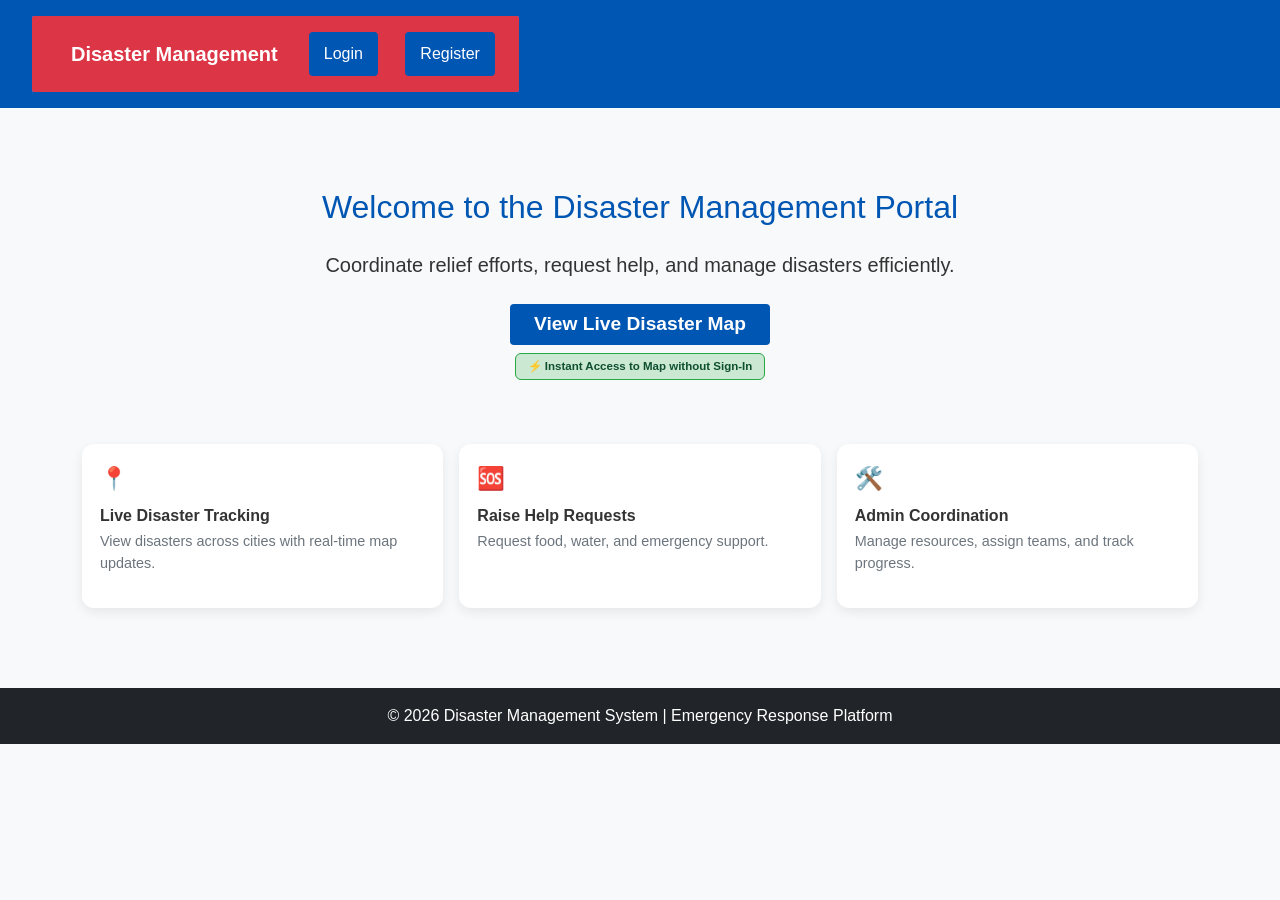
<file: src/main/webapp/index.html>
<!DOCTYPE html>
<html lang="en">

<head>
    <link href="https://cdn.jsdelivr.net/npm/bootstrap@5.3.2/dist/css/bootstrap.min.css" rel="stylesheet">
    <meta charset="UTF-8">
    <meta name="viewport" content="width=device-width, initial-scale=1.0">
    <title>Disaster Management</title>
    <link rel="stylesheet" href="css/style.css">

    <style>
        .navbar-inner {
            background-color: #dc3545;
            border-radius: 2px;
        }

        .map-btn:hover .instant-pill {
            background-color: rgba(40, 167, 69, 0.15);
            box-shadow: 0 0 8px rgba(40, 167, 69, 0.25);
        }

        .mini-feature {
            background: white;
            border-radius: 12px;
            padding: 18px;
            box-shadow: 0 4px 12px rgba(0, 0, 0, 0.08);
            height: 100%;
            transition: all 0.35s ease;
            text-align: left;
        }

        .mini-feature:hover {
            transform: translateY(-4px);
            box-shadow: 0 10px 22px rgba(0, 0, 0, 0.14);
        }

        .feature-icon {
            font-size: 1.4rem;
            margin-bottom: 10px;
        }

        .mini-feature h6 {
            font-weight: 600;
            margin-bottom: 6px;
        }

        .mini-feature .short-text {
            font-size: 0.9rem;
            color: #6c757d;
        }

        .mini-feature .hover-text {
            font-size: 0.88rem;
            color: #495057;
            margin-top: 10px;
            opacity: 0;
            max-height: 0;
            transform: translateY(8px);
            transition: 0.35s;
        }

        .mini-feature:hover .hover-text {
            opacity: 1;
            max-height: 120px;
            transform: translateY(0);
        }

        /* Button hover polish */
        .btn-outline-light:hover,
        .btn-light:hover {
            transform: translateY(-1px);
            transition: 0.2s;
        }

        .map-btn {
            transition: all 0.25s ease;
            font-size: 0.95rem;
        }

        .map-btn:hover {
            transform: translateY(-2px);
            box-shadow: 0 8px 18px rgba(0, 0, 0, 0.12);
        }

        .map-title {
            font-size: 1.2rem;
            font-weight: 600;
            line-height: 1.2;
        }

        .instant-pill {
            font-size: 0.72rem;
            padding: 4px 12px;
            border-radius: 6px;
            border: 1.5px solid #28a745;
            background-color: rgba(40, 167, 69, 0.22);
            color: #0f4f31;
            font-weight: 600;
            transition: all 0.3s ease;
        }

        .instant-pill:hover {
            background-color: rgba(40, 167, 69, 0.3);
            box-shadow: 0 0 8px rgba(40, 167, 69, 0.18);
        }
    </style>
</head>

<body class="bg-light">

    <!-- NAVBAR -->
    <header>
        <nav class="navbar navbar-expand-lg navbar-dark bg-primary p-0">
            <div class="navbar-inner w-100 d-flex justify-content-between align-items-center px-4 py-3">

                <a class="navbar-brand mb-0" href="#">Disaster Management</a>

                <div>
                    <a class="btn btn-outline-light me-2" href="login.html">Login</a>
                    <a class="btn btn-light" href="register.html">Register</a>
                </div>

            </div>
        </nav>
    </header>

    <!-- MAIN -->
    <main class="container text-center mt-5">

        <h2 class="mb-4">Welcome to the Disaster Management Portal</h2>

        <p class="lead">
            Coordinate relief efforts, request help, and manage disasters efficiently.
        </p>

        <!-- MAP BUTTON -->
        <div class="mt-4 d-flex flex-column align-items-center">
            <a href="disaster_map.html" class="btn btn-primary map-btn px-4 py-2">
                <span class="map-title">View Live Disaster Map</span>
            </a>

            <span class="instant-pill mt-2">
                ⚡ Instant Access to Map without Sign-In
            </span>
        </div>

        <!-- FEATURES -->
        <div class="row mt-5 g-3">

            <div class="col-md-4">
                <div class="mini-feature">
                    <div class="feature-icon">📍</div>
                    <h6>Live Disaster Tracking</h6>
                    <p class="short-text">View disasters across cities with real-time map updates.</p>
                    <div class="hover-text">
                        Monitor locations, severity levels, and disaster details directly from the live map.
                    </div>
                </div>
            </div>

            <div class="col-md-4">
                <div class="mini-feature">
                    <div class="feature-icon">🆘</div>
                    <h6>Raise Help Requests</h6>
                    <p class="short-text">Request food, water, and emergency support.</p>
                    <div class="hover-text">
                        Submit help requests and track response status efficiently.
                    </div>
                </div>
            </div>

            <div class="col-md-4">
                <div class="mini-feature">
                    <div class="feature-icon">🛠️</div>
                    <h6>Admin Coordination</h6>
                    <p class="short-text">Manage resources, assign teams, and track progress.</p>
                    <div class="hover-text">
                        Admin dashboard supports full disaster and response management.
                    </div>
                </div>
            </div>

        </div>

    </main>

    <!-- FOOTER -->
    <footer class="bg-dark text-white text-center mt-5 p-3">
        <p class="mb-0">© 2026 Disaster Management System | Emergency Response Platform</p>
    </footer>

</body>

</html>
</file>
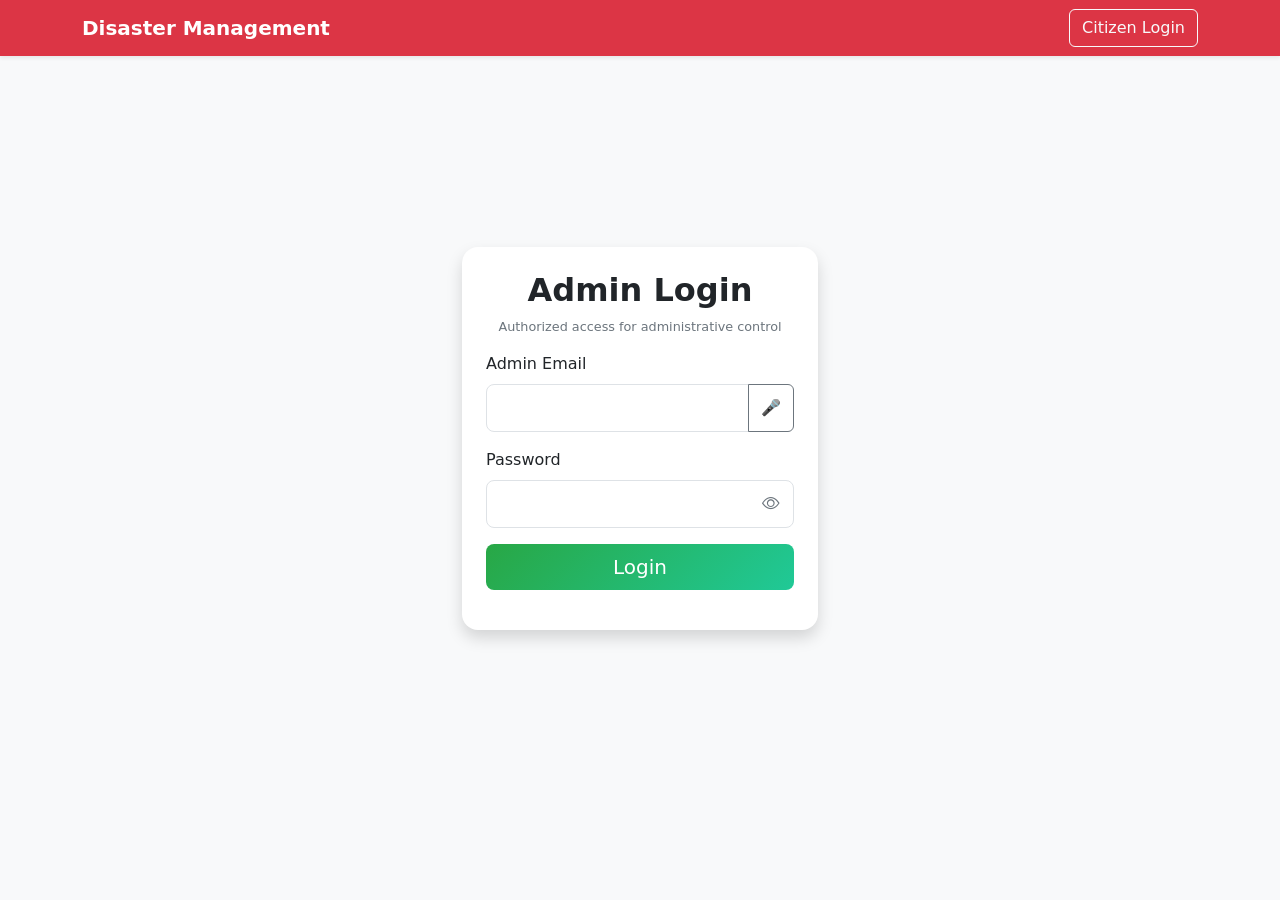
<file: src/main/webapp/admin_login.html>
<!DOCTYPE html>
<html lang="en">

<head>
    <meta charset="UTF-8">
    <title>Admin Login - Disaster Management</title>
    <meta name="viewport" content="width=device-width, initial-scale=1">
    <link href="https://cdn.jsdelivr.net/npm/bootstrap@5.3.2/dist/css/bootstrap.min.css" rel="stylesheet">
    <link rel="stylesheet" href="https://cdn.jsdelivr.net/npm/bootstrap-icons@1.11.3/font/bootstrap-icons.css">

    <style>
        body {
            background: #f8f9fa;
        }

        .card {
            transition: all 0.3s ease;
        }

        .card:hover {
            transform: translateY(-3px);
            box-shadow: 0 12px 25px rgba(0, 0, 0, 0.15);
        }

        .form-control:focus {
            box-shadow: 0 0 0 0.15rem rgba(13, 110, 253, 0.25);
            border-color: #0d6efd;
        }

        .input-group button {
            transition: all 0.25s ease;
        }

        .input-group button:hover {
            background-color: #e9ecef;
            transform: scale(1.05);
        }

        .subtle-note {
            font-size: 0.8rem;
            color: #6c757d;
        }

        .admin-btn {
            background: linear-gradient(135deg, #28a745, #20c997);
            border: none;
            transition: all 0.3s ease;
        }

        .admin-btn:hover {
            transform: translateY(-2px);
            box-shadow: 0 8px 18px rgba(40, 167, 69, 0.4);
            background: linear-gradient(135deg, #218838, #1bbf9a);
        }

        .map-link-btn {
            border-radius: 6px;
            transition: all 0.3s ease;
        }

        .map-link-btn:hover {
            background-color: #ffffff;
            color: #000000;
            border-color: #ffffff;
            transform: translateY(-1px);
        }

        .password-wrapper {
            position: relative;
        }

        .password-wrapper .form-control {
            padding-right: 3rem;
        }

        .password-eye {
            position: absolute;
            top: 50%;
            right: 14px;
            transform: translateY(-50%);
            cursor: pointer;
            color: #6c757d;
            font-size: 1.1rem;
            z-index: 5;
            transition: color 0.2s ease, transform 0.15s ease;
        }

        .password-eye:hover {
            color: #198754;
        }

        .password-eye:active {
            transform: translateY(-50%) scale(0.9);
        }

        .caps-warning {
            opacity: 0;
            visibility: hidden;
            max-height: 0;
            overflow: hidden;
            font-size: 0.8rem;
            color: #dc3545;
            margin-top: 0;
            transform: translateY(-4px);
            transition: opacity 0.25s ease, transform 0.25s ease, max-height 0.25s ease, margin-top 0.25s ease, visibility 0.25s ease;
        }

        .caps-warning.show {
            opacity: 1;
            visibility: visible;
            max-height: 30px;
            margin-top: 4px;
            transform: translateY(0);
        }

        .caps-warning i {
            font-size: 0.85rem;
            vertical-align: middle;
        }
    </style>
</head>

<body>

    <nav class="navbar navbar-expand-lg navbar-dark bg-danger shadow-sm">
        <div class="container">
            <a class="navbar-brand fw-bold" href="index.html">Disaster Management</a>
            <a class="btn btn-outline-light map-link-btn" href="login.html">
                Citizen Login
            </a>
        </div>
    </nav>

    <div class="container">
        <div class="row justify-content-center align-items-center" style="min-height: 85vh;">
            <div class="col-md-6 col-lg-4">
                <div class="card shadow border-0 rounded-4">
                    <div class="card-body p-4">
                        <h2 class="text-center mb-2 fw-bold">Admin Login</h2>
                        <p class="text-center subtle-note mb-3">
                            Authorized access for administrative control
                        </p>

                        <form id="adminLoginForm">
                            <div class="mb-3">
                                <label for="email" class="form-label">Admin Email</label>
                                <div class="input-group">
                                    <input type="email" id="email" class="form-control form-control-lg" required>
                                    <button type="button" class="btn btn-outline-secondary"
                                        onclick="startVoiceInput('email')">🎤</button>
                                </div>
                            </div>

                            <div class="mb-3">
                                <label for="password" class="form-label">Password</label>

                                <div class="password-wrapper">
                                    <input type="password" id="password" class="form-control form-control-lg"
                                        onkeyup="checkCapsLock(event,'capsAdmin')"
                                        onkeydown="checkCapsLock(event,'capsAdmin')"
                                        onblur="hideCapsWarning('capsAdmin')" required>

                                    <span class="password-eye" onmouseenter="handlePasswordHover('password',true)"
                                        onmouseleave="handlePasswordHover('password',false)"
                                        onclick="togglePasswordLock('password',this)">
                                        <i class="bi bi-eye"></i>
                                    </span>
                                </div>

                                <div id="capsAdmin" class="caps-warning">
                                    <i class="bi bi-exclamation-triangle-fill me-1"></i> Caps Lock is ON
                                </div>
                            </div>

                            <button type="submit" class="btn btn-success w-100 btn-lg admin-btn">
                                Login
                            </button>
                        </form>

                        <p id="msg" class="text-center mt-3 mb-0"></p>
                    </div>
                </div>
            </div>
        </div>
    </div>

    <script>
        const passwordLockState = {};

        function startVoiceInput(fieldId) {
            const SpeechRecognition = window.SpeechRecognition || window.webkitSpeechRecognition;

            if (!SpeechRecognition) {
                alert('Voice input is not supported in this browser. Please use Google Chrome.');
                return;
            }

            const recognition = new SpeechRecognition();
            recognition.lang = 'en-IN';
            recognition.interimResults = false;
            recognition.maxAlternatives = 1;
            recognition.start();

            recognition.onresult = function (event) {
                let transcript = event.results[0][0].transcript.trim();

                if (fieldId === 'email') {
                    transcript = transcript
                        .toLowerCase()
                        .replace(/\s+at\s+/g, '@')
                        .replace(/\s+dot\s+/g, '.')
                        .replace(/\s+/g, '');
                }

                const field = document.getElementById(fieldId);
                if (field) field.value = transcript;
            };

            recognition.onerror = function () {
                alert('Voice input failed. Please try again.');
            };
        }

        function handlePasswordHover(inputId, isHovering) {
            const input = document.getElementById(inputId);
            const isLocked = passwordLockState[inputId] || false;

            if (!isLocked) {
                input.type = isHovering ? 'text' : 'password';
            }
        }

        function togglePasswordLock(inputId, eyeElement) {
            const input = document.getElementById(inputId);
            const icon = eyeElement.querySelector('i');

            passwordLockState[inputId] = !passwordLockState[inputId];

            if (passwordLockState[inputId]) {
                input.type = 'text';
                icon.classList.remove('bi-eye');
                icon.classList.add('bi-eye-slash');
            } else {
                input.type = 'password';
                icon.classList.remove('bi-eye-slash');
                icon.classList.add('bi-eye');
            }
        }

        function checkCapsLock(event, warningId) {
            const warning = document.getElementById(warningId);

            if (event.getModifierState && event.getModifierState('CapsLock')) {
                warning.classList.add('show');
            } else {
                warning.classList.remove('show');
            }
        }

        function hideCapsWarning(warningId) {
            const warning = document.getElementById(warningId);
            warning.classList.remove('show');
        }

        document.getElementById('adminLoginForm').addEventListener('submit', function (e) {
            e.preventDefault();

            const email = document.getElementById('email').value;
            const password = document.getElementById('password').value;

            fetch('auth', {
                method: 'POST',
                headers: { 'Content-Type': 'application/x-www-form-urlencoded' },
                body: new URLSearchParams({
                    action: 'adminLogin',
                    email: email,
                    password: password
                })
            })
                .then(res => res.json())
                .then(data => {
                    const msg = document.getElementById('msg');

                    if (data.status === 'success') {
                        msg.innerText = data.message || 'Admin login successful!';
                        msg.className = 'text-center mt-3 mb-0 text-success';
                        setTimeout(() => {
                            window.location.href = data.redirect;
                        }, 1000);
                    } else {
                        msg.innerText = data.message || 'Invalid admin credentials!';
                        msg.className = 'text-center mt-3 mb-0 text-danger';
                    }
                })
                .catch(() => {
                    const msg = document.getElementById('msg');
                    msg.innerText = 'Server error.';
                    msg.className = 'text-center mt-3 mb-0 text-danger';
                });
        });
    </script>

</body>

</html>
</file>
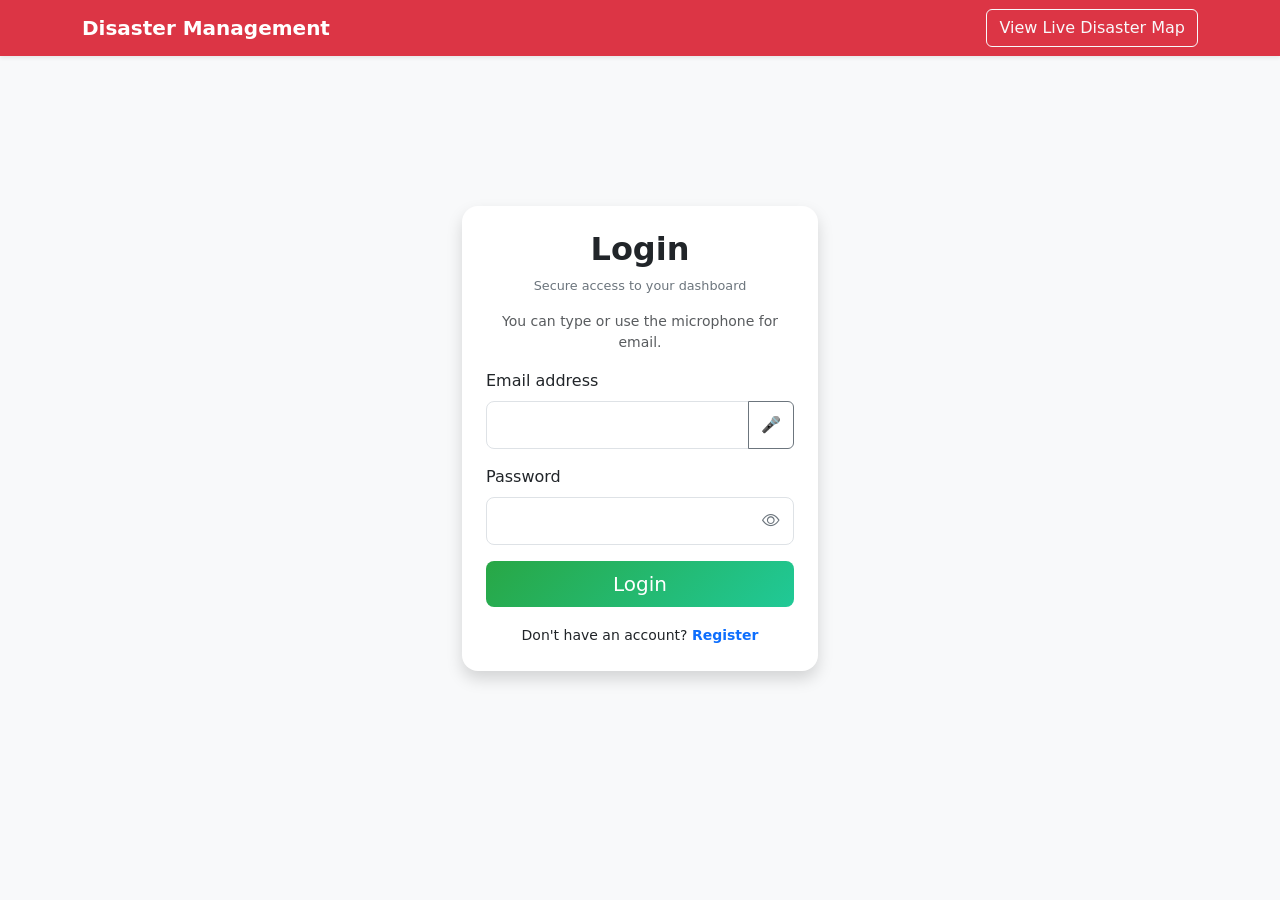
<file: src/main/webapp/login.html>
<!DOCTYPE html>
<html lang="en">

<head>
    <meta charset="UTF-8">
    <title>Login - Disaster Management</title>
    <meta name="viewport" content="width=device-width, initial-scale=1">
    <link href="https://cdn.jsdelivr.net/npm/bootstrap@5.3.2/dist/css/bootstrap.min.css" rel="stylesheet">
    <link rel="stylesheet" href="https://cdn.jsdelivr.net/npm/bootstrap-icons@1.11.3/font/bootstrap-icons.css">

    <style>
        body {
            background: #f8f9fa;
        }

        .navbar-custom {
            background: #dc3545;
        }

        .card {
            transition: all 0.3s ease;
        }

        .card:hover {
            transform: translateY(-3px);
            box-shadow: 0 12px 25px rgba(0, 0, 0, 0.15);
        }

        .form-control:focus {
            box-shadow: 0 0 0 0.15rem rgba(13, 110, 253, 0.25);
            border-color: #0d6efd;
        }

        .input-group button {
            transition: all 0.25s ease;
        }

        .input-group button:hover {
            background-color: #e9ecef;
            transform: scale(1.05);
        }

        .subtle-note {
            font-size: 0.8rem;
            color: #6c757d;
        }

        .login-btn {
            background: linear-gradient(135deg, #28a745, #20c997);
            border: none;
            transition: all 0.3s ease;
        }

        .login-btn:hover {
            transform: translateY(-2px);
            box-shadow: 0 8px 18px rgba(40, 167, 69, 0.4);
            background: linear-gradient(135deg, #218838, #1bbf9a);
        }

        .map-link-btn {
            border-radius: 6px;
            transition: all 0.3s ease;
        }

        .map-link-btn:hover {
            background-color: #ffffff;
            color: #000000;
            border-color: #ffffff;
            transform: translateY(-1px);
        }

        .password-wrapper {
            position: relative;
        }

        .password-wrapper .form-control {
            padding-right: 3rem;
        }

        .password-eye {
            position: absolute;
            top: 50%;
            right: 14px;
            transform: translateY(-50%);
            cursor: pointer;
            color: #6c757d;
            font-size: 1.1rem;
            z-index: 5;
            transition: color 0.2s ease, transform 0.15s ease;
            user-select: none;
        }

        .password-eye:hover {
            color: #198754;
        }

        .password-eye:active {
            transform: translateY(-50%) scale(0.9);
        }

        .caps-warning {
            opacity: 0;
            visibility: hidden;
            max-height: 0;
            overflow: hidden;
            font-size: 0.8rem;
            color: #dc3545;
            margin-top: 0;
            transform: translateY(-4px);
            transition: opacity 0.25s ease, transform 0.25s ease, max-height 0.25s ease, margin-top 0.25s ease, visibility 0.25s ease;
        }

        .caps-warning.show {
            opacity: 1;
            visibility: visible;
            max-height: 30px;
            margin-top: 4px;
            transform: translateY(0);
        }

        .caps-warning i {
            font-size: 0.85rem;
            vertical-align: middle;
        }
    </style>
</head>

<body>

    <nav class="navbar navbar-expand-lg navbar-dark navbar-custom shadow-sm">
        <div class="container">
            <a class="navbar-brand fw-bold" href="index.html">Disaster Management</a>
            <a class="btn btn-outline-light map-link-btn" href="disaster_map.html">
                View Live Disaster Map
            </a>
        </div>
    </nav>

    <div class="container">
        <div class="row justify-content-center align-items-center" style="min-height: 85vh;">
            <div class="col-md-6 col-lg-4">
                <div class="card shadow border-0 rounded-4">
                    <div class="card-body p-4">
                        <h2 class="text-center mb-2 fw-bold">Login</h2>
                        <p class="text-center subtle-note mb-3">
                            Secure access to your dashboard
                        </p>

                        <p class="text-muted small text-center">
                            You can type or use the microphone for email.
                        </p>

                        <form id="loginForm">
                            <div class="mb-3">
                                <label for="email" class="form-label">Email address</label>
                                <div class="input-group">
                                    <input type="email" id="email" class="form-control form-control-lg" required>
                                    <button type="button" class="btn btn-outline-secondary"
                                        onclick="startVoiceInput('email')">🎤</button>
                                </div>
                            </div>

                            <div class="mb-3">
                                <label for="password" class="form-label">Password</label>
                                <div class="password-wrapper">
                                    <input type="password" id="password" class="form-control form-control-lg" required
                                        onkeyup="checkCapsLock(event, 'capsLogin')"
                                        onkeydown="checkCapsLock(event, 'capsLogin')"
                                        onblur="hideCapsWarning('capsLogin')">

                                    <span class="password-eye" onmouseenter="handlePasswordHover('password', true)"
                                        onmouseleave="handlePasswordHover('password', false)"
                                        onclick="togglePasswordLock('password', this)">
                                        <i class="bi bi-eye"></i>
                                    </span>
                                </div>

                                <div id="capsLogin" class="caps-warning">
                                    <i class="bi bi-exclamation-triangle-fill me-1"></i> Caps Lock is ON
                                </div>
                            </div>

                            <button type="submit" class="btn btn-success w-100 btn-lg login-btn">
                                Login
                            </button>
                        </form>

                        <p id="msg" class="text-center mt-3 mb-0 text-danger"></p>

                        <div class="text-center mt-3">
                            <small>
                                Don't have an account?
                                <a href="register.html" class="text-decoration-none fw-semibold">Register</a>
                            </small>
                        </div>
                    </div>
                </div>
            </div>
        </div>
    </div>

    <script>
        const passwordLockState = {};

        function startVoiceInput(fieldId) {
            const SpeechRecognition = window.SpeechRecognition || window.webkitSpeechRecognition;

            if (!SpeechRecognition) {
                alert('Voice input is not supported in this browser. Please use Google Chrome.');
                return;
            }

            const recognition = new SpeechRecognition();
            recognition.lang = 'en-IN';
            recognition.interimResults = false;
            recognition.maxAlternatives = 1;
            recognition.start();

            recognition.onresult = function (event) {
                let transcript = event.results[0][0].transcript.trim();

                if (fieldId === 'email') {
                    transcript = transcript
                        .toLowerCase()
                        .replace(/\s+at\s+/g, '@')
                        .replace(/\s+dot\s+/g, '.')
                        .replace(/\s+/g, '');
                }

                const field = document.getElementById(fieldId);
                if (field) field.value = transcript;
            };

            recognition.onerror = function () {
                alert('Voice input failed. Please try again.');
            };
        }

        function handlePasswordHover(inputId, isHovering) {
            const input = document.getElementById(inputId);
            const isLocked = passwordLockState[inputId] || false;

            if (!isLocked) {
                input.type = isHovering ? 'text' : 'password';
            }
        }

        function togglePasswordLock(inputId, eyeElement) {
            const input = document.getElementById(inputId);
            const icon = eyeElement.querySelector('i');

            passwordLockState[inputId] = !passwordLockState[inputId];

            if (passwordLockState[inputId]) {
                input.type = 'text';
                icon.classList.remove('bi-eye');
                icon.classList.add('bi-eye-slash');
            } else {
                input.type = 'password';
                icon.classList.remove('bi-eye-slash');
                icon.classList.add('bi-eye');
            }
        }

        function checkCapsLock(event, warningId) {
            const warning = document.getElementById(warningId);

            if (event.getModifierState && event.getModifierState('CapsLock')) {
                warning.classList.add('show');
            } else {
                warning.classList.remove('show');
            }
        }

        function hideCapsWarning(warningId) {
            const warning = document.getElementById(warningId);
            warning.classList.remove('show');
        }

        document.getElementById('loginForm').addEventListener('submit', function (e) {
            e.preventDefault();
            const email = document.getElementById('email').value;
            const password = document.getElementById('password').value;

            fetch('auth', {
                method: 'POST',
                headers: { 'Content-Type': 'application/x-www-form-urlencoded' },
                body: new URLSearchParams({ action: 'login', email: email, password: password })
            })
                .then(res => res.json())
                .then(data => {
                    if (data.status === 'success') {
                        window.location.href = data.redirect;
                    } else {
                        document.getElementById('msg').innerText = data.message;
                    }
                })
                .catch(err => {
                    document.getElementById('msg').innerText = 'Server error.';
                });
        });
    </script>

</body>

</html>
</file>
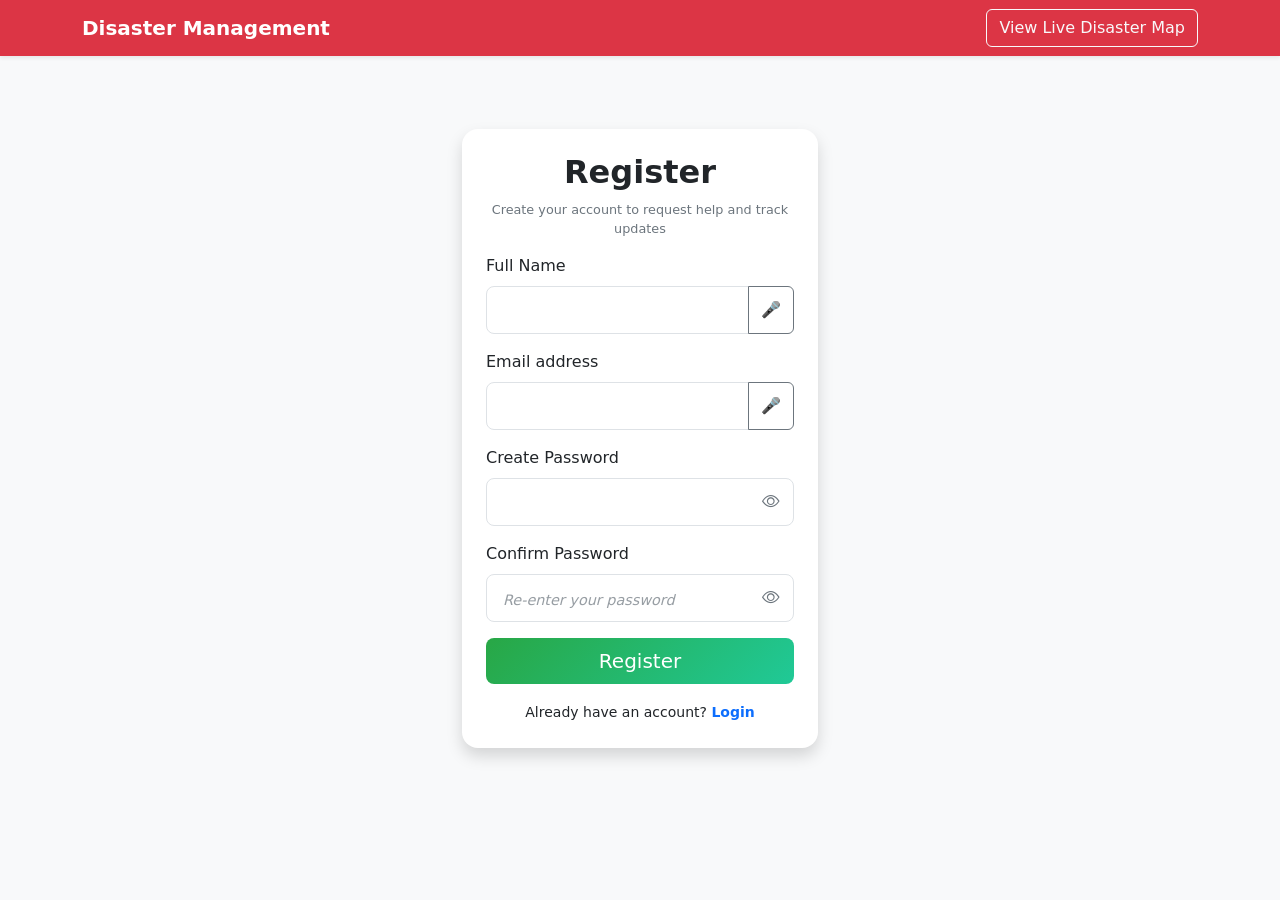
<file: src/main/webapp/register.html>
<!DOCTYPE html>
<html lang="en">

<head>
    <meta charset="UTF-8">
    <title>Register - Disaster Management</title>
    <meta name="viewport" content="width=device-width, initial-scale=1">
    <link href="https://cdn.jsdelivr.net/npm/bootstrap@5.3.2/dist/css/bootstrap.min.css" rel="stylesheet">
    <link rel="stylesheet" href="https://cdn.jsdelivr.net/npm/bootstrap-icons@1.11.3/font/bootstrap-icons.css">

    <style>
        body {
            background: #f8f9fa;
        }

        .navbar-custom {
            background: #dc3545;
        }

        .card {
            transition: all 0.3s ease;
        }

        .card:hover {
            transform: translateY(-3px);
            box-shadow: 0 12px 25px rgba(0, 0, 0, 0.15);
        }

        .form-control:focus {
            box-shadow: 0 0 0 0.15rem rgba(13, 110, 253, 0.25);
            border-color: #0d6efd;
        }

        .input-group button {
            transition: all 0.25s ease;
        }

        .input-group button:hover {
            background-color: #e9ecef;
            transform: scale(1.05);
        }

        .subtle-note {
            font-size: 0.8rem;
            color: #6c757d;
        }

        .register-btn {
            background: linear-gradient(135deg, #28a745, #20c997);
            border: none;
            transition: all 0.3s ease;
        }

        .register-btn:hover {
            transform: translateY(-2px);
            box-shadow: 0 8px 18px rgba(40, 167, 69, 0.4);
            background: linear-gradient(135deg, #218838, #1bbf9a);
        }

        .map-link-btn {
            border-radius: 6px;
            transition: all 0.3s ease;
        }

        .map-link-btn:hover {
            background-color: #ffffff;
            color: #000000;
            border-color: #ffffff;
            transform: translateY(-1px);
        }

        .password-wrapper {
            position: relative;
        }

        .password-wrapper .form-control {
            padding-right: 3rem;
        }

        .password-eye {
            position: absolute;
            top: 50%;
            right: 14px;
            transform: translateY(-50%);
            cursor: pointer;
            color: #6c757d;
            font-size: 1.1rem;
            z-index: 5;
            transition: color 0.2s ease, transform 0.15s ease;
            user-select: none;
        }

        .password-eye:hover {
            color: #198754;
        }

        .password-eye:active {
            transform: translateY(-50%) scale(0.9);
        }

        .caps-warning,
        .match-message {
            opacity: 0;
            visibility: hidden;
            max-height: 0;
            overflow: hidden;
            font-size: 0.8rem;
            margin-top: 0;
            transform: translateY(-4px);
            transition: opacity 0.25s ease, transform 0.25s ease, max-height 0.25s ease, margin-top 0.25s ease, visibility 0.25s ease;
        }

        .caps-warning {
            color: #dc3545;
        }

        .caps-warning.show,
        .match-message.show {
            opacity: 1;
            visibility: visible;
            max-height: 32px;
            margin-top: 4px;
            transform: translateY(0);
        }

        .caps-warning i,
        .match-message i {
            font-size: 0.85rem;
            vertical-align: middle;
        }

        .match-message.match-success {
            color: #198754;
        }

        .match-message.match-error {
            color: #dc3545;
        }

        #confirmPassword::placeholder {
            font-style: italic;
            color: #6c757d;
            opacity: 0.7;
            font-size: 0.9rem;
        }

        #confirmPassword.is-valid,
        #confirmPassword.is-invalid {
            background-image: none !important;
            padding-right: 3rem !important;
        }
    </style>
</head>

<body>

    <nav class="navbar navbar-expand-lg navbar-dark navbar-custom shadow-sm">
        <div class="container">
            <a class="navbar-brand fw-bold" href="index.html">Disaster Management</a>
            <a class="btn btn-outline-light map-link-btn" href="disaster_map.html">
                View Live Disaster Map
            </a>
        </div>
    </nav>

    <div class="container">
        <div class="row justify-content-center align-items-center" style="min-height: 85vh;">
            <div class="col-md-6 col-lg-4">

                <div class="card shadow border-0 rounded-4">
                    <div class="card-body p-4">

                        <h2 class="text-center mb-2 fw-bold">Register</h2>
                        <p class="text-center subtle-note mb-3">
                            Create your account to request help and track updates
                        </p>

                        <form id="registerForm">

                            <div class="mb-3">
                                <label for="name" class="form-label">Full Name</label>
                                <div class="input-group">
                                    <input type="text" id="name" class="form-control form-control-lg" required>
                                    <button type="button" class="btn btn-outline-secondary"
                                        onclick="startVoiceInput('name')">🎤</button>
                                </div>
                            </div>

                            <div class="mb-3">
                                <label for="email" class="form-label">Email address</label>
                                <div class="input-group">
                                    <input type="email" id="email" class="form-control form-control-lg" required>
                                    <button type="button" class="btn btn-outline-secondary"
                                        onclick="startVoiceInput('email')">🎤</button>
                                </div>
                            </div>

                            <div class="mb-3">
                                <label for="password" class="form-label">Create Password</label>
                                <div class="password-wrapper">
                                    <input type="password" id="password" class="form-control form-control-lg" required
                                        onkeyup="handlePasswordFieldEvents(event, 'password', 'capsWarningPassword')"
                                        onkeydown="checkCapsLock(event, 'capsWarningPassword')"
                                        onblur="hideCapsWarning('capsWarningPassword')">
                                    <span class="password-eye" onmouseenter="handlePasswordHover('password', true)"
                                        onmouseleave="handlePasswordHover('password', false)"
                                        onclick="togglePasswordLock('password', this)">
                                        <i class="bi bi-eye"></i>
                                    </span>
                                </div>
                                <div id="capsWarningPassword" class="caps-warning">
                                    <i class="bi bi-exclamation-triangle-fill me-1"></i> Caps Lock is ON
                                </div>
                            </div>

                            <div class="mb-3">
                                <label for="confirmPassword" class="form-label">Confirm Password</label>
                                <div class="password-wrapper">
                                    <input type="password" id="confirmPassword" class="form-control form-control-lg"
                                        placeholder="Re-enter your password" required
                                        onkeyup="handlePasswordFieldEvents(event, 'confirmPassword', 'capsWarningConfirmPassword'); checkPasswordMatch();"
                                        onkeydown="checkCapsLock(event, 'capsWarningConfirmPassword')"
                                        onblur="hideCapsWarning('capsWarningConfirmPassword')">
                                    <span class="password-eye"
                                        onmouseenter="handlePasswordHover('confirmPassword', true)"
                                        onmouseleave="handlePasswordHover('confirmPassword', false)"
                                        onclick="togglePasswordLock('confirmPassword', this)">
                                        <i class="bi bi-eye"></i>
                                    </span>
                                </div>
                                <div id="capsWarningConfirmPassword" class="caps-warning">
                                    <i class="bi bi-exclamation-triangle-fill me-1"></i> Caps Lock is ON
                                </div>
                                <div id="matchMessage" class="match-message"></div>
                            </div>

                            <button type="submit" class="btn btn-success w-100 btn-lg register-btn">
                                Register
                            </button>

                        </form>

                        <p id="msg" class="text-center mt-3 mb-0 text-danger"></p>

                        <div class="text-center mt-3">
                            <small>
                                Already have an account?
                                <a href="login.html" class="text-decoration-none fw-semibold">Login</a>
                            </small>
                        </div>

                    </div>
                </div>

            </div>
        </div>
    </div>

    <script>
        const passwordLockState = {};

        function startVoiceInput(fieldId) {
            const SpeechRecognition = window.SpeechRecognition || window.webkitSpeechRecognition;

            if (!SpeechRecognition) {
                alert('Voice input is not supported in this browser. Please use Google Chrome.');
                return;
            }

            const recognition = new SpeechRecognition();
            recognition.lang = 'en-IN';
            recognition.interimResults = false;
            recognition.maxAlternatives = 1;
            recognition.start();

            recognition.onresult = function (event) {
                let transcript = event.results[0][0].transcript.trim();

                if (fieldId === 'email') {
                    transcript = transcript
                        .toLowerCase()
                        .replace(/\s+at\s+/g, '@')
                        .replace(/\s+dot\s+/g, '.')
                        .replace(/\s+/g, '');
                }

                const field = document.getElementById(fieldId);
                if (field) field.value = transcript;
            };

            recognition.onerror = function () {
                alert('Voice input failed. Please try again.');
            };
        }

        function handlePasswordHover(inputId, isHovering) {
            const input = document.getElementById(inputId);
            const isLocked = passwordLockState[inputId] || false;

            if (!isLocked) {
                input.type = isHovering ? 'text' : 'password';
            }
        }

        function togglePasswordLock(inputId, eyeElement) {
            const input = document.getElementById(inputId);
            const icon = eyeElement.querySelector('i');

            passwordLockState[inputId] = !passwordLockState[inputId];

            if (passwordLockState[inputId]) {
                input.type = 'text';
                icon.classList.remove('bi-eye');
                icon.classList.add('bi-eye-slash');
            } else {
                input.type = 'password';
                icon.classList.remove('bi-eye-slash');
                icon.classList.add('bi-eye');
            }
        }

        function checkCapsLock(event, warningId) {
            const warning = document.getElementById(warningId);

            if (event.getModifierState && event.getModifierState('CapsLock')) {
                warning.classList.add('show');
            } else {
                warning.classList.remove('show');
            }
        }

        function hideCapsWarning(warningId) {
            document.getElementById(warningId).classList.remove('show');
        }

        function handlePasswordFieldEvents(event, inputId, warningId) {
            checkCapsLock(event, warningId);
            checkPasswordMatch();
        }

        function checkPasswordMatch() {
            const password = document.getElementById('password');
            const confirmPassword = document.getElementById('confirmPassword');
            const matchMessage = document.getElementById('matchMessage');

            confirmPassword.classList.remove('is-valid', 'is-invalid');
            matchMessage.classList.remove('show', 'match-success', 'match-error');

            if (confirmPassword.value === '') {
                matchMessage.innerHTML = '';
                return;
            }

            if (password.value === confirmPassword.value) {
                confirmPassword.classList.add('is-valid');
                matchMessage.classList.add('match-success', 'show');
                matchMessage.innerHTML = '<i class="bi bi-check-circle-fill me-1"></i> Passwords match';
            } else {
                confirmPassword.classList.add('is-invalid');
                matchMessage.classList.add('match-error', 'show');
                matchMessage.innerHTML = '<i class="bi bi-exclamation-triangle-fill me-1"></i> Passwords do not match';
            }
        }

        document.getElementById('registerForm').addEventListener('submit', function (e) {
            e.preventDefault();

            const name = document.getElementById('name').value;
            const email = document.getElementById('email').value;
            const password = document.getElementById('password').value;
            const confirmPassword = document.getElementById('confirmPassword').value;
            const msg = document.getElementById('msg');

            if (password !== confirmPassword) {
                msg.classList.remove('text-success');
                msg.classList.add('text-danger');
                msg.innerText = 'Passwords do not match.';
                return;
            }

            fetch('auth', {
                method: 'POST',
                headers: { 'Content-Type': 'application/x-www-form-urlencoded' },
                body: new URLSearchParams({
                    action: 'register',
                    name: name,
                    email: email,
                    password: password
                })
            })
                .then(res => res.json())
                .then(data => {
                    if (data.status === 'success') {
                        msg.classList.remove('text-danger');
                        msg.classList.add('text-success');
                        msg.innerText = 'Registration successful! Redirecting...';
                        setTimeout(() => {
                            window.location.href = 'login.html';
                        }, 1500);
                    } else {
                        msg.classList.remove('text-success');
                        msg.classList.add('text-danger');
                        msg.innerText = data.message;
                    }
                })
                .catch(() => {
                    msg.classList.remove('text-success');
                    msg.classList.add('text-danger');
                    msg.innerText = 'Server error.';
                });
        });
    </script>

</body>

</html>
</file>
<file: src/main/webapp/css/style.css>
body { font-family: 'Segoe UI', Tahoma, Geneva, Verdana, sans-serif; margin: 0; padding: 0; background-color: #f4f7f6; color: #333; }
header { background-color: #0056b3; color: white; padding: 1rem 2rem; display: flex; justify-content: space-between; align-items: center; }
header a { color: white; text-decoration: none; margin-left: 15px; font-weight: bold; }
main { padding: 2rem; max-width: 1200px; margin: auto; }
h1, h2, h3 { color: #0056b3; }
header h1 { color: #fff; margin: 0; font-size: 1.5rem; }
.btn { display: inline-block; background: #0056b3; color: #fff; padding: 10px 15px; text-decoration: none; border-radius: 4px; border: none; cursor: pointer; }
.btn:hover { background: #004494; }
.card { background: white; padding: 20px; border-radius: 8px; box-shadow: 0 2px 4px rgba(0,0,0,0.1); margin-bottom: 20px; }
table { width: 100%; border-collapse: collapse; margin-top: 15px; }
table, th, td { border: 1px solid #ddd; }
th, td { padding: 12px; text-align: left; }
th { background-color: #f8f9fa; }
.form-group { margin-bottom: 15px; }
.form-group label { display: block; margin-bottom: 5px; }
.form-group input, .form-group select, .form-group textarea { width: 100%; padding: 10px; border: 1px solid #ccc; border-radius: 4px; box-sizing: border-box; }
.logout-btn { background: #dc3545; }
.logout-btn:hover { background: #c82333; }
.status-Active { color: red; font-weight: bold; }
.status-Resolved { color: green; font-weight: bold; }
</file>
